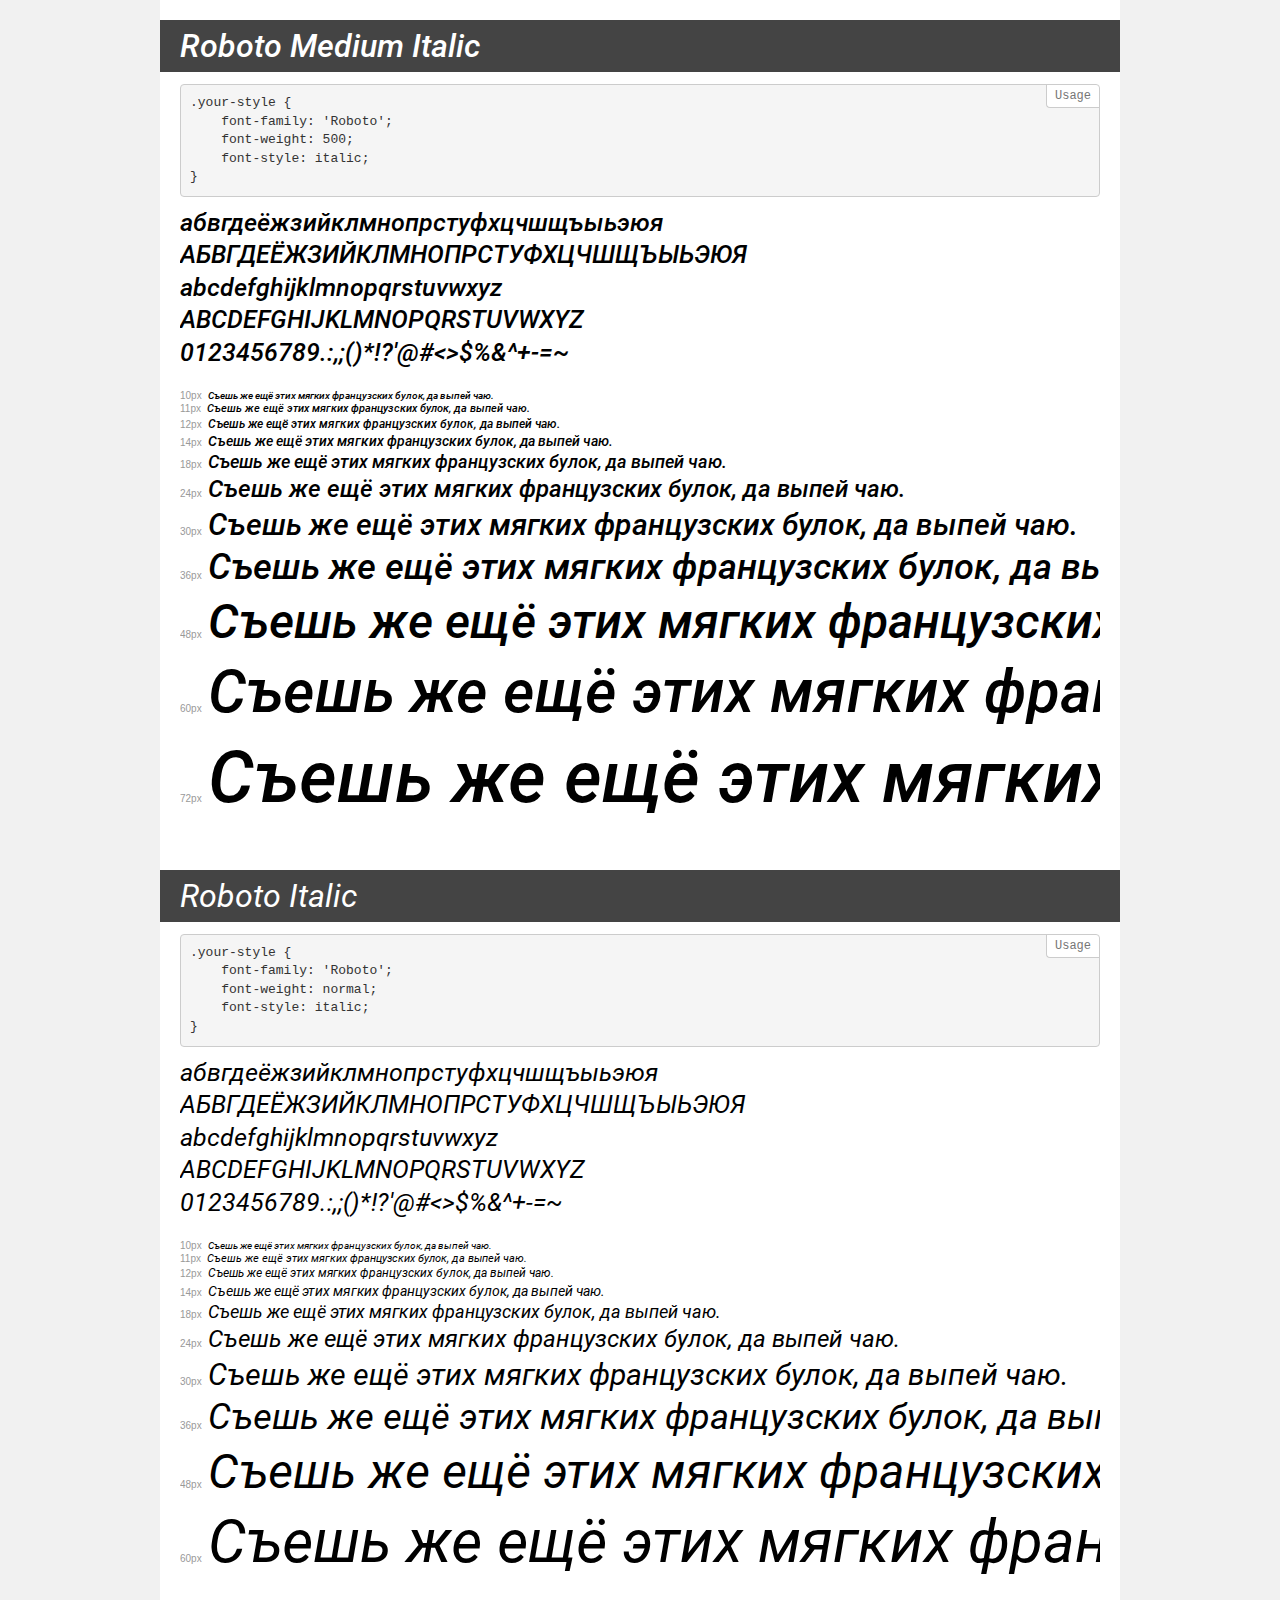
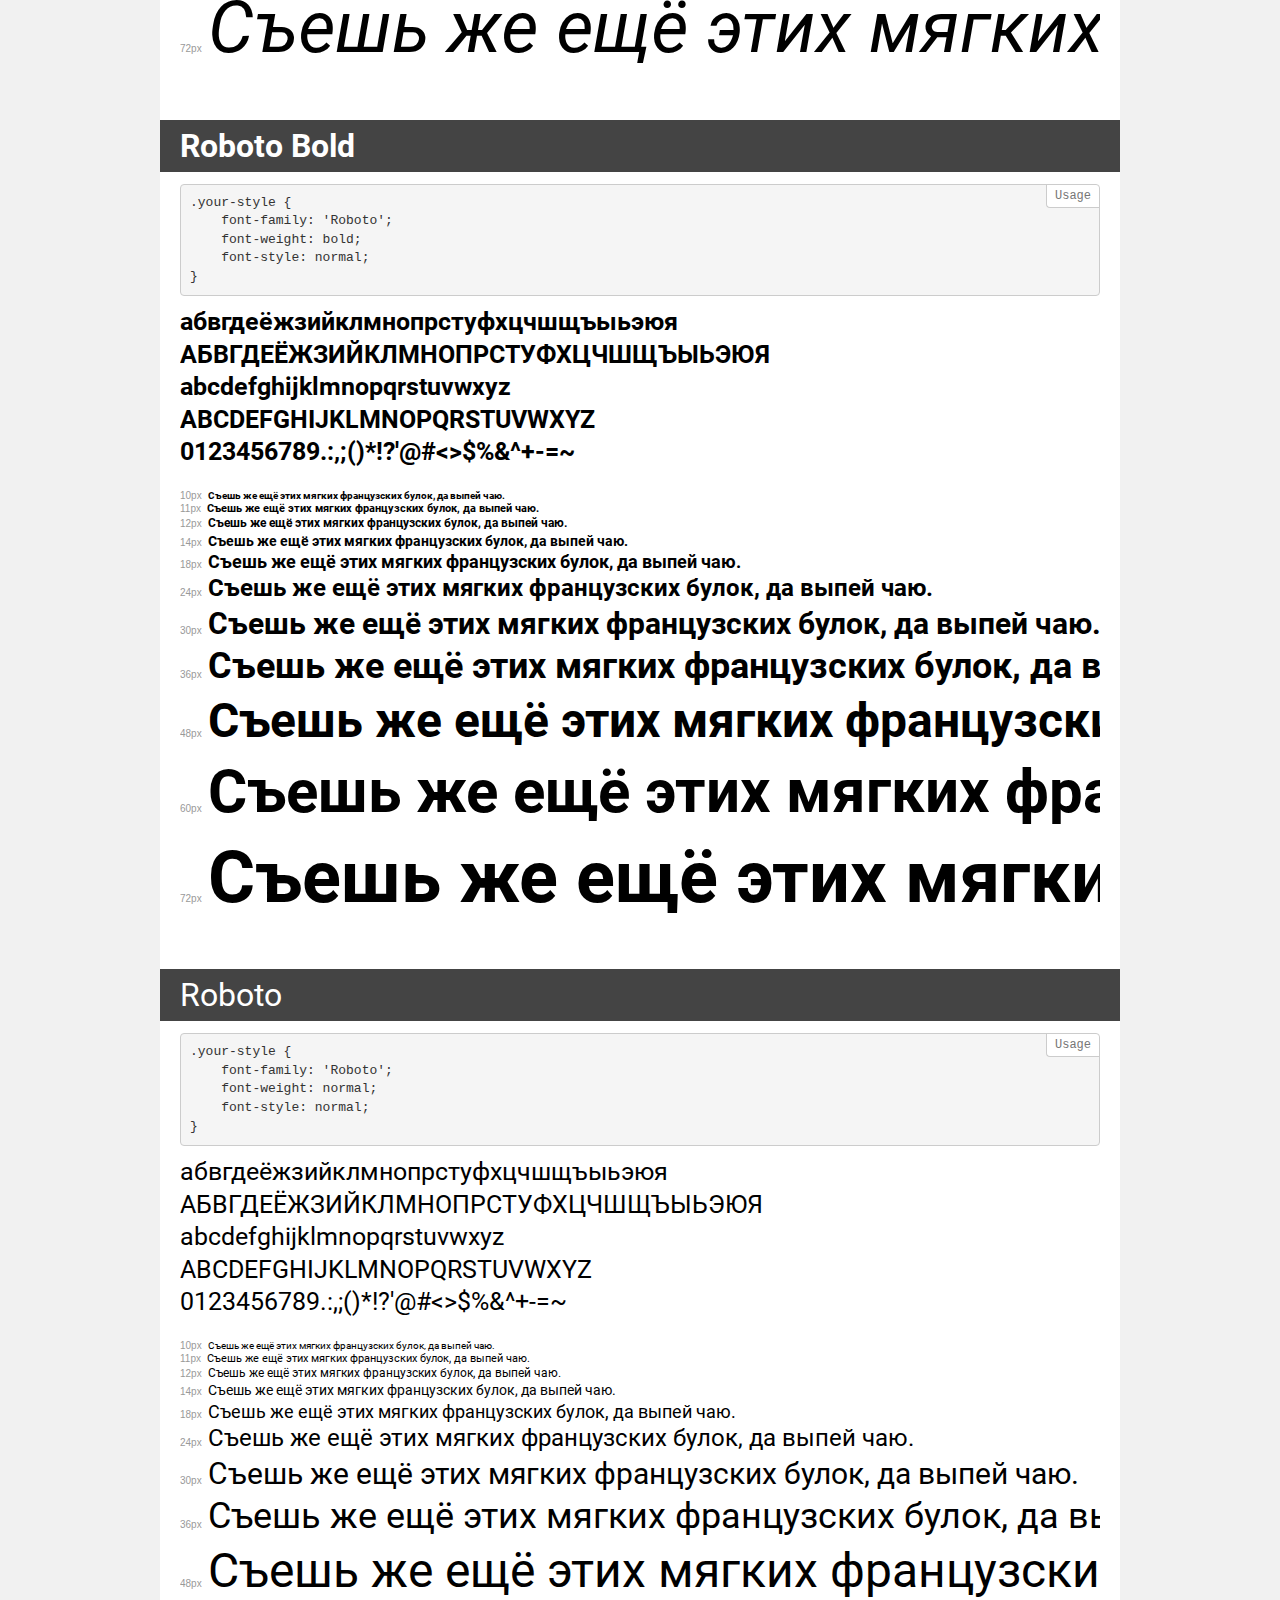
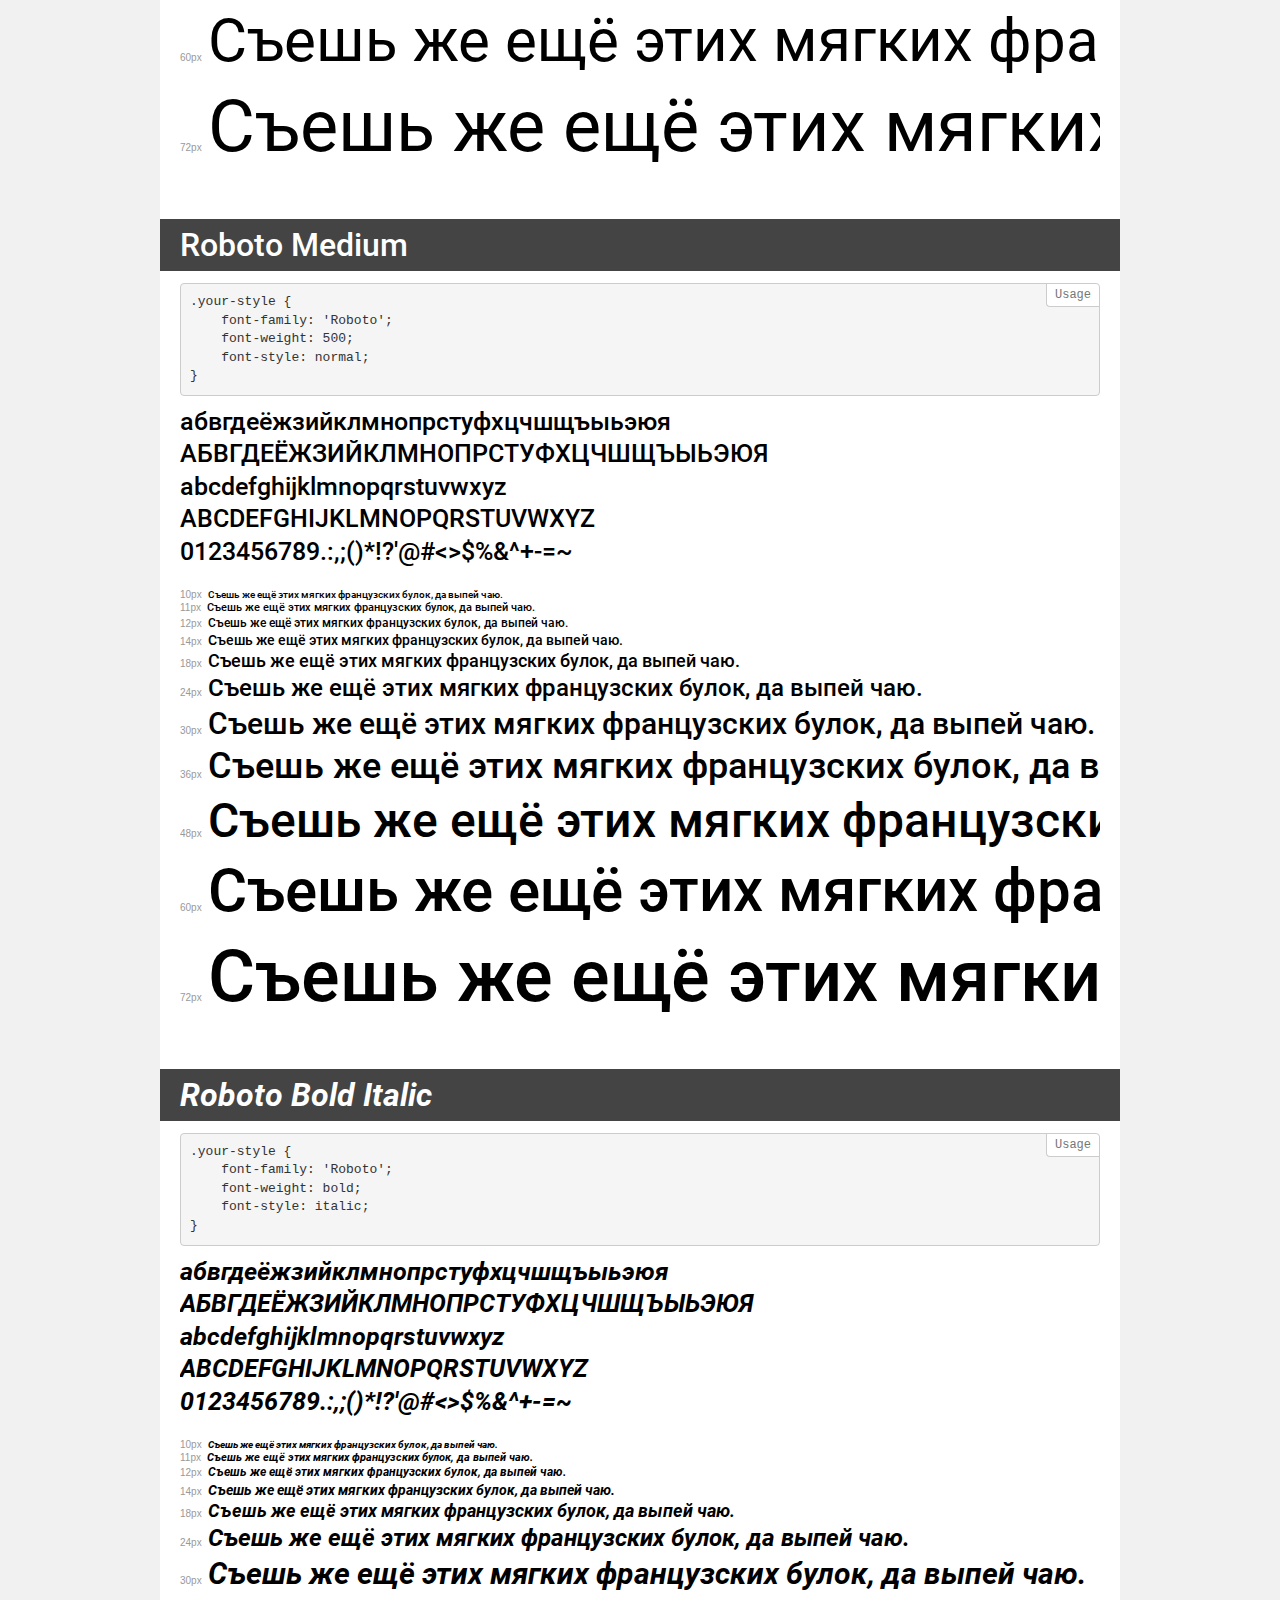
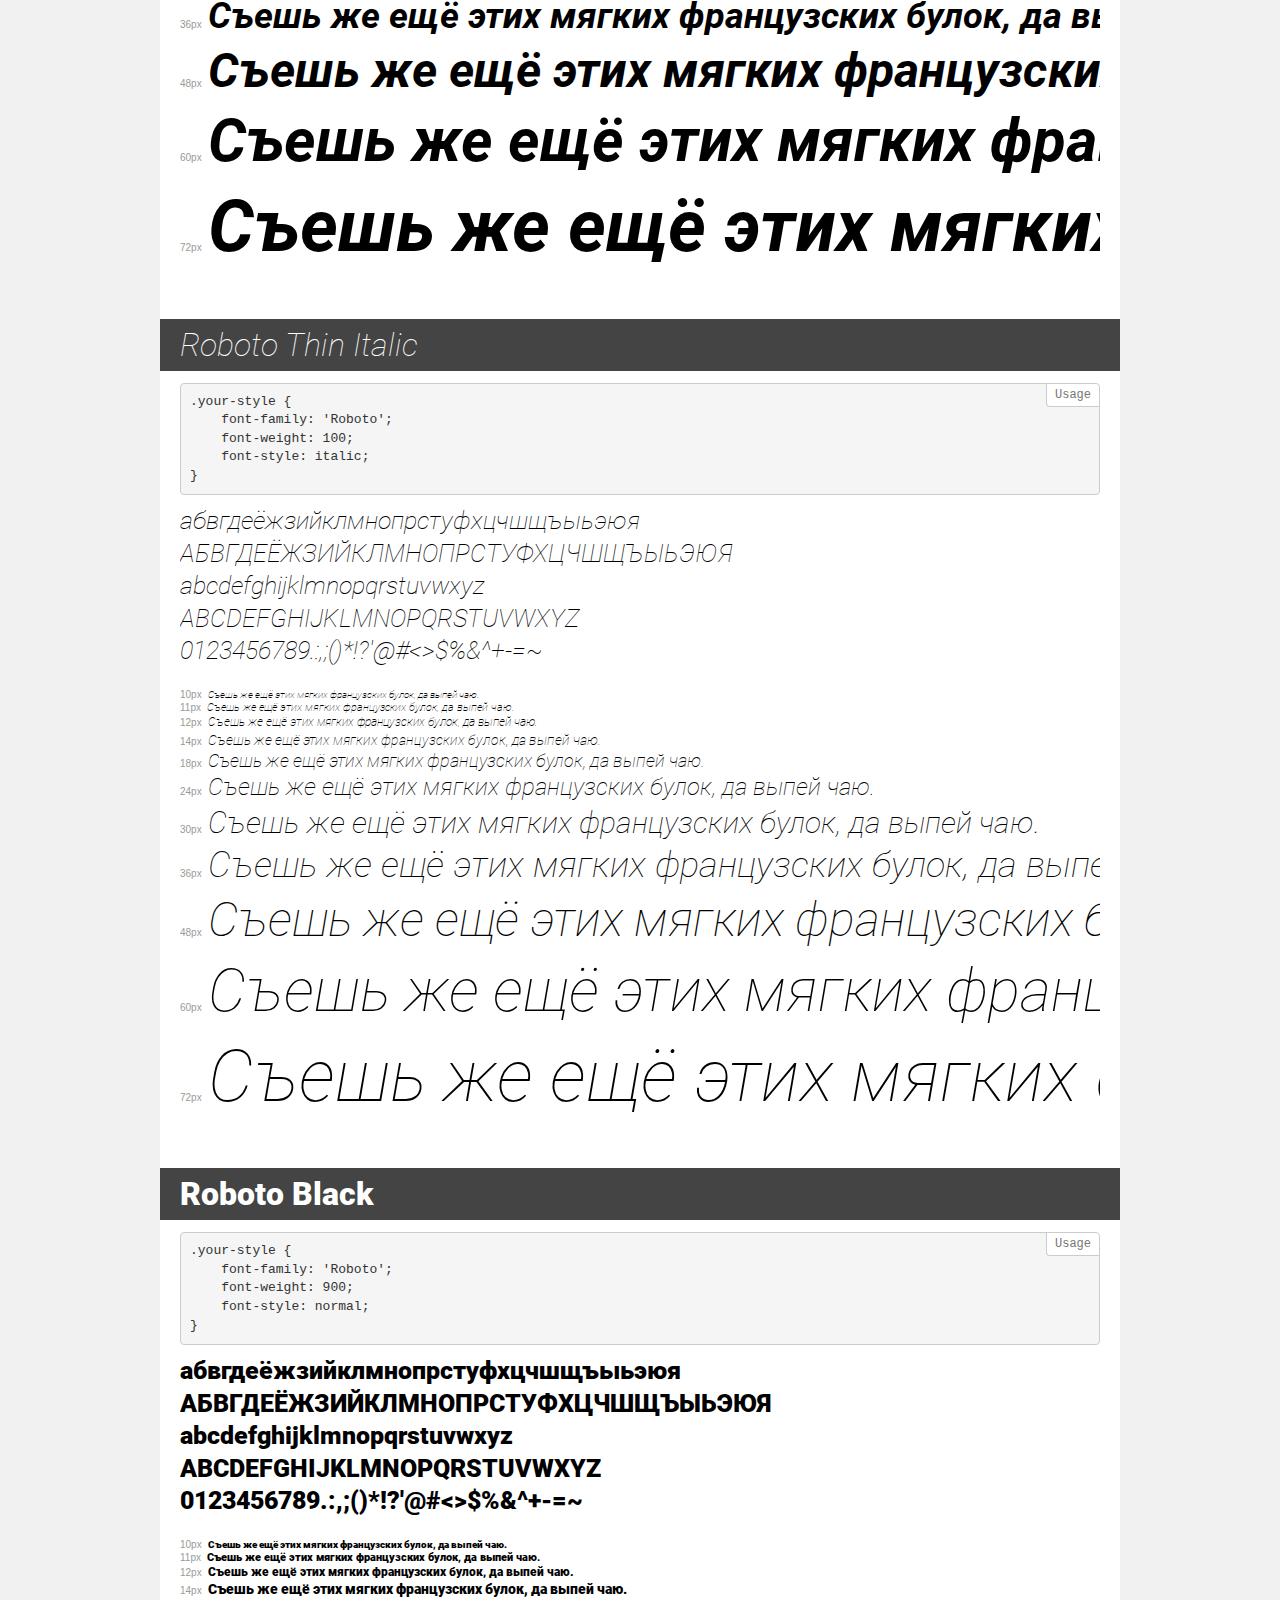
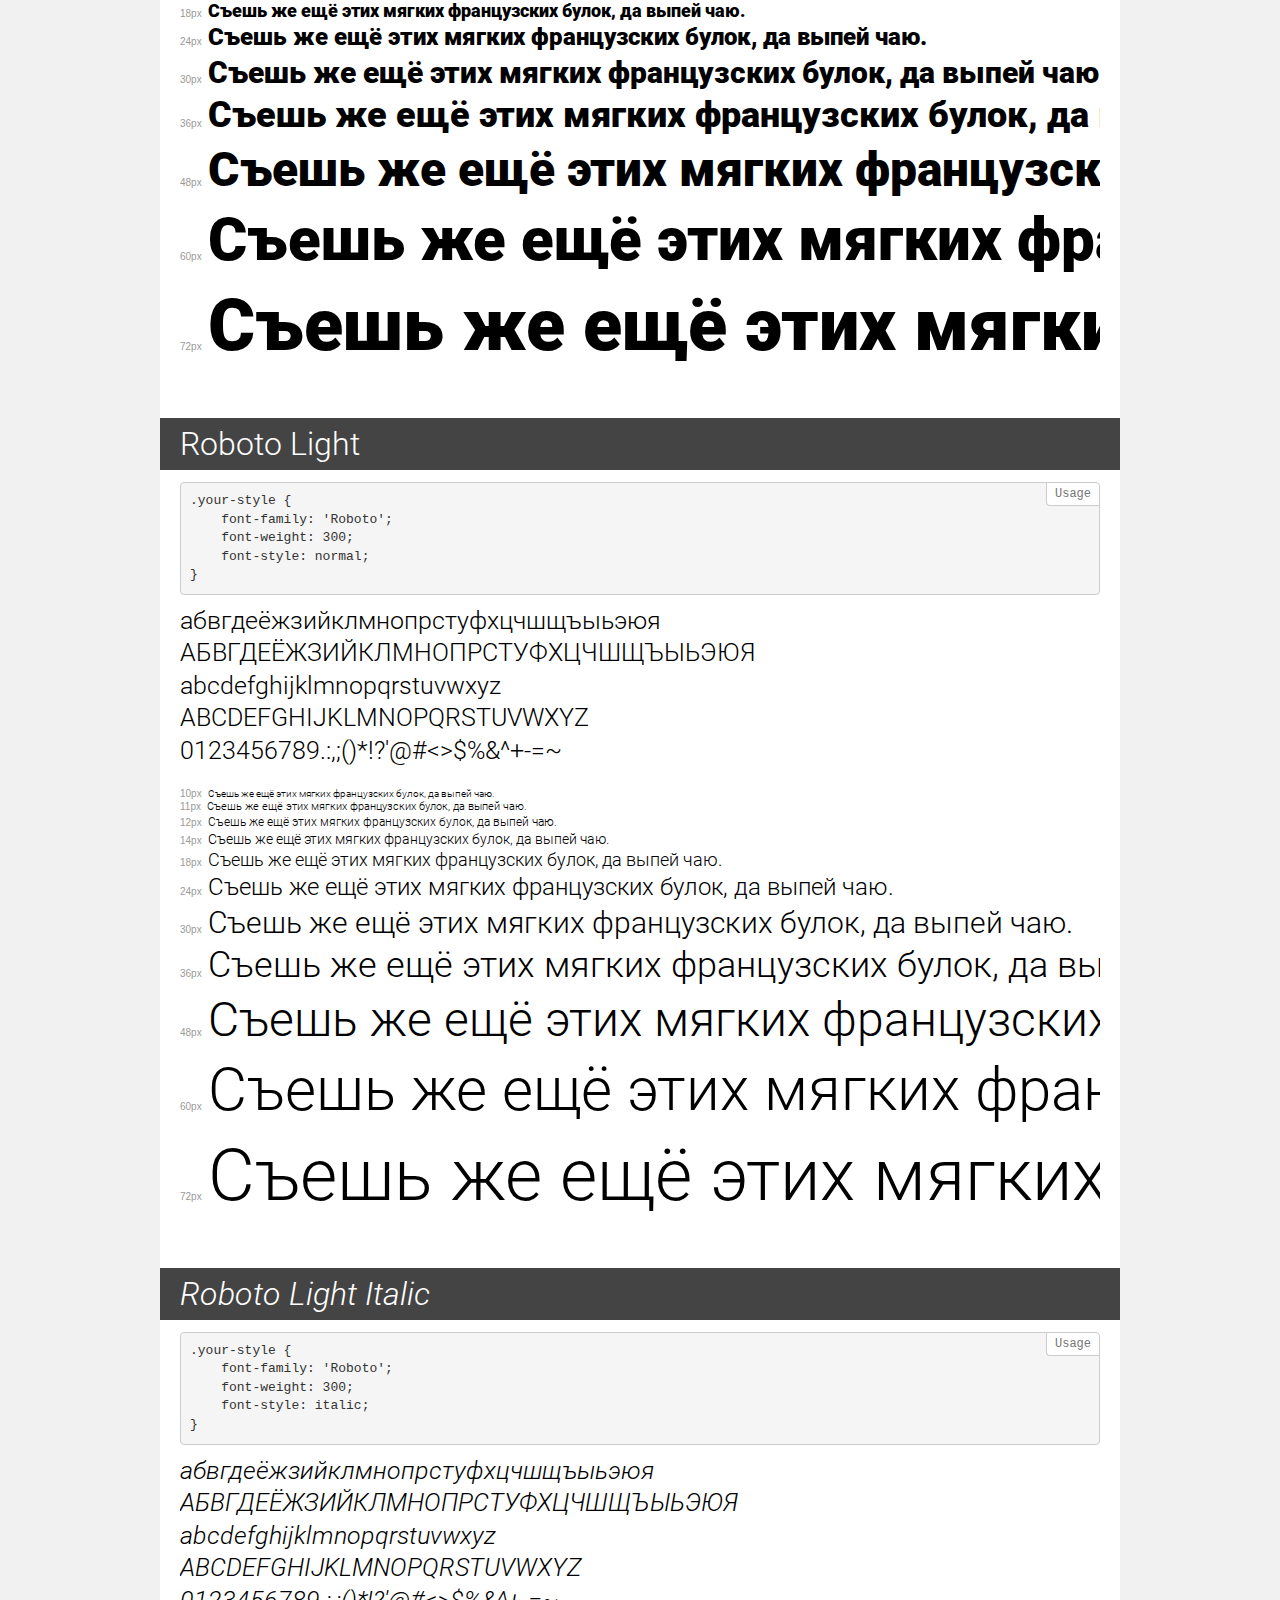
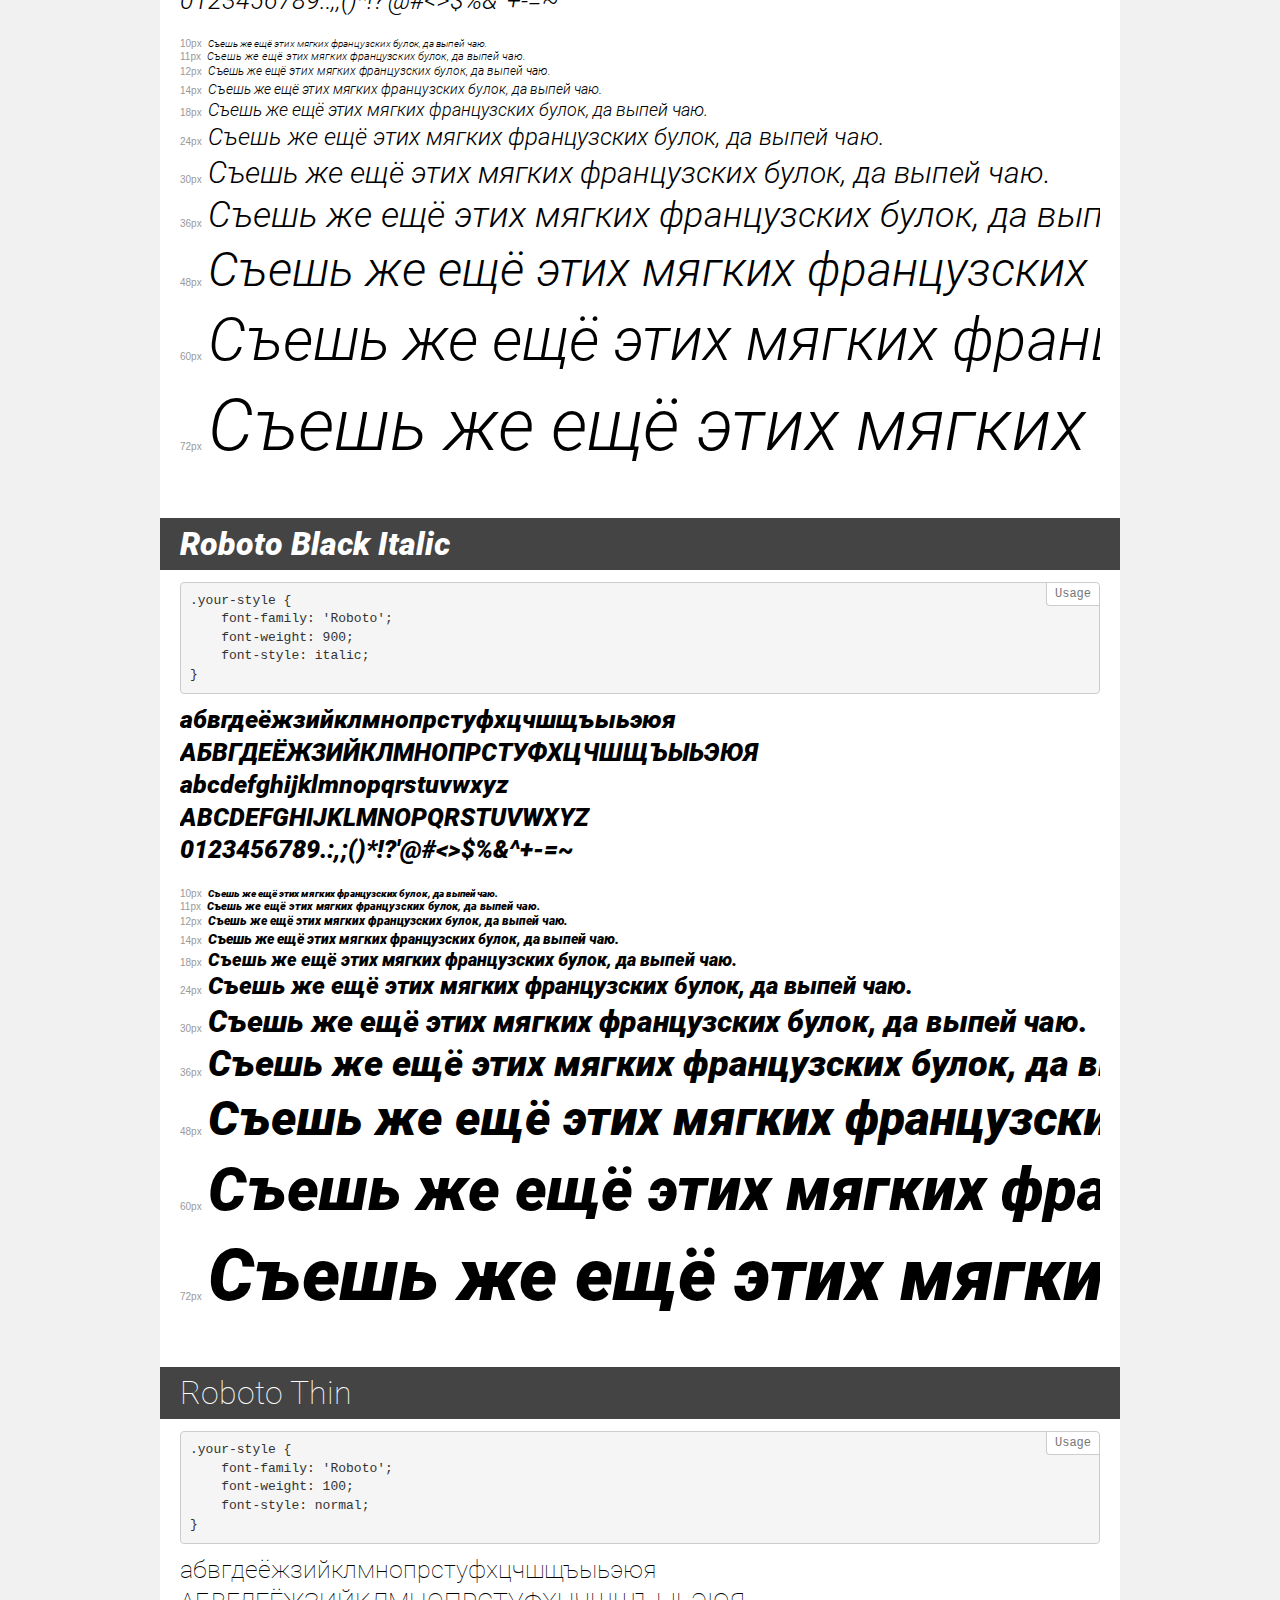
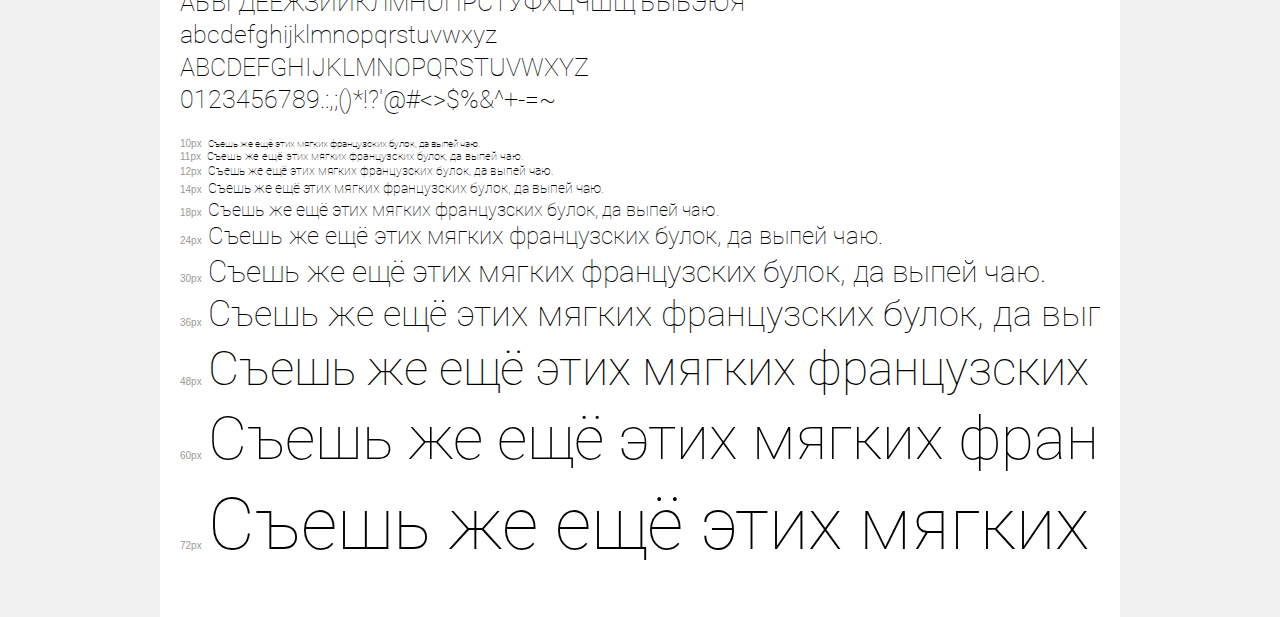
<file: font/Roboto/demo.html>
<!DOCTYPE html>
<html>
<head>
    <meta charset="utf-8">
    <meta http-equiv="X-UA-Compatible" content="IE=edge">
    <meta name="viewport" content="width=device-width, initial-scale=1">
    <meta name="robots" content="noindex, noarchive">
    <title>Transfonter demo</title>
    <link href="stylesheet.css" rel="stylesheet">
    <style>
        /*
        http://meyerweb.com/eric/tools/css/reset/
        v2.0 | 20110126
        License: none (public domain)
        */
        html, body, div, span, applet, object, iframe,
        h1, h2, h3, h4, h5, h6, p, blockquote, pre,
        a, abbr, acronym, address, big, cite, code,
        del, dfn, em, img, ins, kbd, q, s, samp,
        small, strike, strong, sub, sup, tt, var,
        b, u, i, center,
        dl, dt, dd, ol, ul, li,
        fieldset, form, label, legend,
        table, caption, tbody, tfoot, thead, tr, th, td,
        article, aside, canvas, details, embed,
        figure, figcaption, footer, header, hgroup,
        menu, nav, output, ruby, section, summary,
        time, mark, audio, video {
            margin: 0;
            padding: 0;
            border: 0;
            font-size: 100%;
            font: inherit;
            vertical-align: baseline;
        }
        /* HTML5 display-role reset for older browsers */
        article, aside, details, figcaption, figure,
        footer, header, hgroup, menu, nav, section {
            display: block;
        }
        body {
            line-height: 1;
        }
        ol, ul {
            list-style: none;
        }
        blockquote, q {
            quotes: none;
        }
        blockquote:before, blockquote:after,
        q:before, q:after {
            content: '';
            content: none;
        }
        table {
            border-collapse: collapse;
            border-spacing: 0;
        }
        /* common styles */
        body {
            background: #f1f1f1;
            color: #000;
        }
        .page {
            background: #fff;
            width: 920px;
            margin: 0 auto;
            padding: 20px 20px 0 20px;
            overflow: hidden;
        }
        .font-container {
            overflow-x: auto;
            overflow-y: hidden;
            margin-bottom: 40px;
            line-height: 1.3;
            white-space: nowrap;
            padding-bottom: 5px;
        }
        h1 {
            position: relative;
            background: #444;
            font-size: 32px;
            color: #fff;
            padding: 10px 20px;
            margin: 0 -20px 12px -20px;
        }
        .letters {
            font-size: 25px;
            margin-bottom: 20px;
        }
        .s10:before {
            content: '10px';
        }
        .s11:before {
            content: '11px';
        }
        .s12:before {
            content: '12px';
        }
        .s14:before {
            content: '14px';
        }
        .s18:before {
            content: '18px';
        }
        .s24:before {
            content: '24px';
        }
        .s30:before {
            content: '30px';
        }
        .s36:before {
            content: '36px';
        }
        .s48:before {
            content: '48px';
        }
        .s60:before {
            content: '60px';
        }
        .s72:before {
            content: '72px';
        }
        .s10:before, .s11:before, .s12:before, .s14:before,
        .s18:before, .s24:before, .s30:before, .s36:before,
        .s48:before, .s60:before, .s72:before {
            font-family: Arial, sans-serif;
            font-size: 10px;
            font-weight: normal;
            font-style: normal;
            color: #999;
            padding-right: 6px;
        }
        pre {
            display: block;
            position: relative;
            padding: 9px;
            margin: 0 0 10px;
            font-family: Monaco, Menlo, Consolas, "Courier New", monospace !important;
            font-size: 13px;
            line-height: 1.428571429;
            color: #333;
            font-weight: normal !important;
            font-style: normal !important;
            background-color: #f5f5f5;
            border: 1px solid #ccc;
            overflow-x: auto;
            border-radius: 4px;
        }
        pre:after {
            display: block;
            position: absolute;
            right: 0;
            top: 0;
            content: 'Usage';
            line-height: 1;
            padding: 5px 8px;
            font-size: 12px;
            color: #767676;
            background-color: #fff;
            border: 1px solid #ccc;
            border-right: none;
            border-top: none;
            border-radius: 0 4px 0 4px;
            z-index: 10;
        }
        /* responsive */
        @media (max-width: 959px) {
            .page {
                width: auto;
                margin: 0;
            }
        }
    </style>
</head>
<body>
<div class="page">
    <div class="demo" style="font-family: 'Roboto'; font-weight: 500; font-style: italic;">
        <h1>Roboto Medium Italic</h1>
        <pre>.your-style {
    font-family: 'Roboto';
    font-weight: 500;
    font-style: italic;
}</pre>
        <div class="font-container">
            <p class="letters">
                абвгдеёжзийклмнопрстуфхцчшщъыьэюя<br>
АБВГДЕЁЖЗИЙКЛМНОПРСТУФХЦЧШЩЪЫЬЭЮЯ<br>
abcdefghijklmnopqrstuvwxyz<br>
ABCDEFGHIJKLMNOPQRSTUVWXYZ<br>
                0123456789.:,;()*!?'@#<>$%&^+-=~
            </p>
            <p class="s10" style="font-size: 10px;">Съешь же ещё этих мягких французских булок, да выпей чаю.</p>
            <p class="s11" style="font-size: 11px;">Съешь же ещё этих мягких французских булок, да выпей чаю.</p>
            <p class="s12" style="font-size: 12px;">Съешь же ещё этих мягких французских булок, да выпей чаю.</p>
            <p class="s14" style="font-size: 14px;">Съешь же ещё этих мягких французских булок, да выпей чаю.</p>
            <p class="s18" style="font-size: 18px;">Съешь же ещё этих мягких французских булок, да выпей чаю.</p>
            <p class="s24" style="font-size: 24px;">Съешь же ещё этих мягких французских булок, да выпей чаю.</p>
            <p class="s30" style="font-size: 30px;">Съешь же ещё этих мягких французских булок, да выпей чаю.</p>
            <p class="s36" style="font-size: 36px;">Съешь же ещё этих мягких французских булок, да выпей чаю.</p>
            <p class="s48" style="font-size: 48px;">Съешь же ещё этих мягких французских булок, да выпей чаю.</p>
            <p class="s60" style="font-size: 60px;">Съешь же ещё этих мягких французских булок, да выпей чаю.</p>
            <p class="s72" style="font-size: 72px;">Съешь же ещё этих мягких французских булок, да выпей чаю.</p>
        </div>
    </div>
    <div class="demo" style="font-family: 'Roboto'; font-weight: normal; font-style: italic;">
        <h1>Roboto Italic</h1>
        <pre>.your-style {
    font-family: 'Roboto';
    font-weight: normal;
    font-style: italic;
}</pre>
        <div class="font-container">
            <p class="letters">
                абвгдеёжзийклмнопрстуфхцчшщъыьэюя<br>
АБВГДЕЁЖЗИЙКЛМНОПРСТУФХЦЧШЩЪЫЬЭЮЯ<br>
abcdefghijklmnopqrstuvwxyz<br>
ABCDEFGHIJKLMNOPQRSTUVWXYZ<br>
                0123456789.:,;()*!?'@#<>$%&^+-=~
            </p>
            <p class="s10" style="font-size: 10px;">Съешь же ещё этих мягких французских булок, да выпей чаю.</p>
            <p class="s11" style="font-size: 11px;">Съешь же ещё этих мягких французских булок, да выпей чаю.</p>
            <p class="s12" style="font-size: 12px;">Съешь же ещё этих мягких французских булок, да выпей чаю.</p>
            <p class="s14" style="font-size: 14px;">Съешь же ещё этих мягких французских булок, да выпей чаю.</p>
            <p class="s18" style="font-size: 18px;">Съешь же ещё этих мягких французских булок, да выпей чаю.</p>
            <p class="s24" style="font-size: 24px;">Съешь же ещё этих мягких французских булок, да выпей чаю.</p>
            <p class="s30" style="font-size: 30px;">Съешь же ещё этих мягких французских булок, да выпей чаю.</p>
            <p class="s36" style="font-size: 36px;">Съешь же ещё этих мягких французских булок, да выпей чаю.</p>
            <p class="s48" style="font-size: 48px;">Съешь же ещё этих мягких французских булок, да выпей чаю.</p>
            <p class="s60" style="font-size: 60px;">Съешь же ещё этих мягких французских булок, да выпей чаю.</p>
            <p class="s72" style="font-size: 72px;">Съешь же ещё этих мягких французских булок, да выпей чаю.</p>
        </div>
    </div>
    <div class="demo" style="font-family: 'Roboto'; font-weight: bold; font-style: normal;">
        <h1>Roboto Bold</h1>
        <pre>.your-style {
    font-family: 'Roboto';
    font-weight: bold;
    font-style: normal;
}</pre>
        <div class="font-container">
            <p class="letters">
                абвгдеёжзийклмнопрстуфхцчшщъыьэюя<br>
АБВГДЕЁЖЗИЙКЛМНОПРСТУФХЦЧШЩЪЫЬЭЮЯ<br>
abcdefghijklmnopqrstuvwxyz<br>
ABCDEFGHIJKLMNOPQRSTUVWXYZ<br>
                0123456789.:,;()*!?'@#<>$%&^+-=~
            </p>
            <p class="s10" style="font-size: 10px;">Съешь же ещё этих мягких французских булок, да выпей чаю.</p>
            <p class="s11" style="font-size: 11px;">Съешь же ещё этих мягких французских булок, да выпей чаю.</p>
            <p class="s12" style="font-size: 12px;">Съешь же ещё этих мягких французских булок, да выпей чаю.</p>
            <p class="s14" style="font-size: 14px;">Съешь же ещё этих мягких французских булок, да выпей чаю.</p>
            <p class="s18" style="font-size: 18px;">Съешь же ещё этих мягких французских булок, да выпей чаю.</p>
            <p class="s24" style="font-size: 24px;">Съешь же ещё этих мягких французских булок, да выпей чаю.</p>
            <p class="s30" style="font-size: 30px;">Съешь же ещё этих мягких французских булок, да выпей чаю.</p>
            <p class="s36" style="font-size: 36px;">Съешь же ещё этих мягких французских булок, да выпей чаю.</p>
            <p class="s48" style="font-size: 48px;">Съешь же ещё этих мягких французских булок, да выпей чаю.</p>
            <p class="s60" style="font-size: 60px;">Съешь же ещё этих мягких французских булок, да выпей чаю.</p>
            <p class="s72" style="font-size: 72px;">Съешь же ещё этих мягких французских булок, да выпей чаю.</p>
        </div>
    </div>
    <div class="demo" style="font-family: 'Roboto'; font-weight: normal; font-style: normal;">
        <h1>Roboto</h1>
        <pre>.your-style {
    font-family: 'Roboto';
    font-weight: normal;
    font-style: normal;
}</pre>
        <div class="font-container">
            <p class="letters">
                абвгдеёжзийклмнопрстуфхцчшщъыьэюя<br>
АБВГДЕЁЖЗИЙКЛМНОПРСТУФХЦЧШЩЪЫЬЭЮЯ<br>
abcdefghijklmnopqrstuvwxyz<br>
ABCDEFGHIJKLMNOPQRSTUVWXYZ<br>
                0123456789.:,;()*!?'@#<>$%&^+-=~
            </p>
            <p class="s10" style="font-size: 10px;">Съешь же ещё этих мягких французских булок, да выпей чаю.</p>
            <p class="s11" style="font-size: 11px;">Съешь же ещё этих мягких французских булок, да выпей чаю.</p>
            <p class="s12" style="font-size: 12px;">Съешь же ещё этих мягких французских булок, да выпей чаю.</p>
            <p class="s14" style="font-size: 14px;">Съешь же ещё этих мягких французских булок, да выпей чаю.</p>
            <p class="s18" style="font-size: 18px;">Съешь же ещё этих мягких французских булок, да выпей чаю.</p>
            <p class="s24" style="font-size: 24px;">Съешь же ещё этих мягких французских булок, да выпей чаю.</p>
            <p class="s30" style="font-size: 30px;">Съешь же ещё этих мягких французских булок, да выпей чаю.</p>
            <p class="s36" style="font-size: 36px;">Съешь же ещё этих мягких французских булок, да выпей чаю.</p>
            <p class="s48" style="font-size: 48px;">Съешь же ещё этих мягких французских булок, да выпей чаю.</p>
            <p class="s60" style="font-size: 60px;">Съешь же ещё этих мягких французских булок, да выпей чаю.</p>
            <p class="s72" style="font-size: 72px;">Съешь же ещё этих мягких французских булок, да выпей чаю.</p>
        </div>
    </div>
    <div class="demo" style="font-family: 'Roboto'; font-weight: 500; font-style: normal;">
        <h1>Roboto Medium</h1>
        <pre>.your-style {
    font-family: 'Roboto';
    font-weight: 500;
    font-style: normal;
}</pre>
        <div class="font-container">
            <p class="letters">
                абвгдеёжзийклмнопрстуфхцчшщъыьэюя<br>
АБВГДЕЁЖЗИЙКЛМНОПРСТУФХЦЧШЩЪЫЬЭЮЯ<br>
abcdefghijklmnopqrstuvwxyz<br>
ABCDEFGHIJKLMNOPQRSTUVWXYZ<br>
                0123456789.:,;()*!?'@#<>$%&^+-=~
            </p>
            <p class="s10" style="font-size: 10px;">Съешь же ещё этих мягких французских булок, да выпей чаю.</p>
            <p class="s11" style="font-size: 11px;">Съешь же ещё этих мягких французских булок, да выпей чаю.</p>
            <p class="s12" style="font-size: 12px;">Съешь же ещё этих мягких французских булок, да выпей чаю.</p>
            <p class="s14" style="font-size: 14px;">Съешь же ещё этих мягких французских булок, да выпей чаю.</p>
            <p class="s18" style="font-size: 18px;">Съешь же ещё этих мягких французских булок, да выпей чаю.</p>
            <p class="s24" style="font-size: 24px;">Съешь же ещё этих мягких французских булок, да выпей чаю.</p>
            <p class="s30" style="font-size: 30px;">Съешь же ещё этих мягких французских булок, да выпей чаю.</p>
            <p class="s36" style="font-size: 36px;">Съешь же ещё этих мягких французских булок, да выпей чаю.</p>
            <p class="s48" style="font-size: 48px;">Съешь же ещё этих мягких французских булок, да выпей чаю.</p>
            <p class="s60" style="font-size: 60px;">Съешь же ещё этих мягких французских булок, да выпей чаю.</p>
            <p class="s72" style="font-size: 72px;">Съешь же ещё этих мягких французских булок, да выпей чаю.</p>
        </div>
    </div>
    <div class="demo" style="font-family: 'Roboto'; font-weight: bold; font-style: italic;">
        <h1>Roboto Bold Italic</h1>
        <pre>.your-style {
    font-family: 'Roboto';
    font-weight: bold;
    font-style: italic;
}</pre>
        <div class="font-container">
            <p class="letters">
                абвгдеёжзийклмнопрстуфхцчшщъыьэюя<br>
АБВГДЕЁЖЗИЙКЛМНОПРСТУФХЦЧШЩЪЫЬЭЮЯ<br>
abcdefghijklmnopqrstuvwxyz<br>
ABCDEFGHIJKLMNOPQRSTUVWXYZ<br>
                0123456789.:,;()*!?'@#<>$%&^+-=~
            </p>
            <p class="s10" style="font-size: 10px;">Съешь же ещё этих мягких французских булок, да выпей чаю.</p>
            <p class="s11" style="font-size: 11px;">Съешь же ещё этих мягких французских булок, да выпей чаю.</p>
            <p class="s12" style="font-size: 12px;">Съешь же ещё этих мягких французских булок, да выпей чаю.</p>
            <p class="s14" style="font-size: 14px;">Съешь же ещё этих мягких французских булок, да выпей чаю.</p>
            <p class="s18" style="font-size: 18px;">Съешь же ещё этих мягких французских булок, да выпей чаю.</p>
            <p class="s24" style="font-size: 24px;">Съешь же ещё этих мягких французских булок, да выпей чаю.</p>
            <p class="s30" style="font-size: 30px;">Съешь же ещё этих мягких французских булок, да выпей чаю.</p>
            <p class="s36" style="font-size: 36px;">Съешь же ещё этих мягких французских булок, да выпей чаю.</p>
            <p class="s48" style="font-size: 48px;">Съешь же ещё этих мягких французских булок, да выпей чаю.</p>
            <p class="s60" style="font-size: 60px;">Съешь же ещё этих мягких французских булок, да выпей чаю.</p>
            <p class="s72" style="font-size: 72px;">Съешь же ещё этих мягких французских булок, да выпей чаю.</p>
        </div>
    </div>
    <div class="demo" style="font-family: 'Roboto'; font-weight: 100; font-style: italic;">
        <h1>Roboto Thin Italic</h1>
        <pre>.your-style {
    font-family: 'Roboto';
    font-weight: 100;
    font-style: italic;
}</pre>
        <div class="font-container">
            <p class="letters">
                абвгдеёжзийклмнопрстуфхцчшщъыьэюя<br>
АБВГДЕЁЖЗИЙКЛМНОПРСТУФХЦЧШЩЪЫЬЭЮЯ<br>
abcdefghijklmnopqrstuvwxyz<br>
ABCDEFGHIJKLMNOPQRSTUVWXYZ<br>
                0123456789.:,;()*!?'@#<>$%&^+-=~
            </p>
            <p class="s10" style="font-size: 10px;">Съешь же ещё этих мягких французских булок, да выпей чаю.</p>
            <p class="s11" style="font-size: 11px;">Съешь же ещё этих мягких французских булок, да выпей чаю.</p>
            <p class="s12" style="font-size: 12px;">Съешь же ещё этих мягких французских булок, да выпей чаю.</p>
            <p class="s14" style="font-size: 14px;">Съешь же ещё этих мягких французских булок, да выпей чаю.</p>
            <p class="s18" style="font-size: 18px;">Съешь же ещё этих мягких французских булок, да выпей чаю.</p>
            <p class="s24" style="font-size: 24px;">Съешь же ещё этих мягких французских булок, да выпей чаю.</p>
            <p class="s30" style="font-size: 30px;">Съешь же ещё этих мягких французских булок, да выпей чаю.</p>
            <p class="s36" style="font-size: 36px;">Съешь же ещё этих мягких французских булок, да выпей чаю.</p>
            <p class="s48" style="font-size: 48px;">Съешь же ещё этих мягких французских булок, да выпей чаю.</p>
            <p class="s60" style="font-size: 60px;">Съешь же ещё этих мягких французских булок, да выпей чаю.</p>
            <p class="s72" style="font-size: 72px;">Съешь же ещё этих мягких французских булок, да выпей чаю.</p>
        </div>
    </div>
    <div class="demo" style="font-family: 'Roboto'; font-weight: 900; font-style: normal;">
        <h1>Roboto Black</h1>
        <pre>.your-style {
    font-family: 'Roboto';
    font-weight: 900;
    font-style: normal;
}</pre>
        <div class="font-container">
            <p class="letters">
                абвгдеёжзийклмнопрстуфхцчшщъыьэюя<br>
АБВГДЕЁЖЗИЙКЛМНОПРСТУФХЦЧШЩЪЫЬЭЮЯ<br>
abcdefghijklmnopqrstuvwxyz<br>
ABCDEFGHIJKLMNOPQRSTUVWXYZ<br>
                0123456789.:,;()*!?'@#<>$%&^+-=~
            </p>
            <p class="s10" style="font-size: 10px;">Съешь же ещё этих мягких французских булок, да выпей чаю.</p>
            <p class="s11" style="font-size: 11px;">Съешь же ещё этих мягких французских булок, да выпей чаю.</p>
            <p class="s12" style="font-size: 12px;">Съешь же ещё этих мягких французских булок, да выпей чаю.</p>
            <p class="s14" style="font-size: 14px;">Съешь же ещё этих мягких французских булок, да выпей чаю.</p>
            <p class="s18" style="font-size: 18px;">Съешь же ещё этих мягких французских булок, да выпей чаю.</p>
            <p class="s24" style="font-size: 24px;">Съешь же ещё этих мягких французских булок, да выпей чаю.</p>
            <p class="s30" style="font-size: 30px;">Съешь же ещё этих мягких французских булок, да выпей чаю.</p>
            <p class="s36" style="font-size: 36px;">Съешь же ещё этих мягких французских булок, да выпей чаю.</p>
            <p class="s48" style="font-size: 48px;">Съешь же ещё этих мягких французских булок, да выпей чаю.</p>
            <p class="s60" style="font-size: 60px;">Съешь же ещё этих мягких французских булок, да выпей чаю.</p>
            <p class="s72" style="font-size: 72px;">Съешь же ещё этих мягких французских булок, да выпей чаю.</p>
        </div>
    </div>
    <div class="demo" style="font-family: 'Roboto'; font-weight: 300; font-style: normal;">
        <h1>Roboto Light</h1>
        <pre>.your-style {
    font-family: 'Roboto';
    font-weight: 300;
    font-style: normal;
}</pre>
        <div class="font-container">
            <p class="letters">
                абвгдеёжзийклмнопрстуфхцчшщъыьэюя<br>
АБВГДЕЁЖЗИЙКЛМНОПРСТУФХЦЧШЩЪЫЬЭЮЯ<br>
abcdefghijklmnopqrstuvwxyz<br>
ABCDEFGHIJKLMNOPQRSTUVWXYZ<br>
                0123456789.:,;()*!?'@#<>$%&^+-=~
            </p>
            <p class="s10" style="font-size: 10px;">Съешь же ещё этих мягких французских булок, да выпей чаю.</p>
            <p class="s11" style="font-size: 11px;">Съешь же ещё этих мягких французских булок, да выпей чаю.</p>
            <p class="s12" style="font-size: 12px;">Съешь же ещё этих мягких французских булок, да выпей чаю.</p>
            <p class="s14" style="font-size: 14px;">Съешь же ещё этих мягких французских булок, да выпей чаю.</p>
            <p class="s18" style="font-size: 18px;">Съешь же ещё этих мягких французских булок, да выпей чаю.</p>
            <p class="s24" style="font-size: 24px;">Съешь же ещё этих мягких французских булок, да выпей чаю.</p>
            <p class="s30" style="font-size: 30px;">Съешь же ещё этих мягких французских булок, да выпей чаю.</p>
            <p class="s36" style="font-size: 36px;">Съешь же ещё этих мягких французских булок, да выпей чаю.</p>
            <p class="s48" style="font-size: 48px;">Съешь же ещё этих мягких французских булок, да выпей чаю.</p>
            <p class="s60" style="font-size: 60px;">Съешь же ещё этих мягких французских булок, да выпей чаю.</p>
            <p class="s72" style="font-size: 72px;">Съешь же ещё этих мягких французских булок, да выпей чаю.</p>
        </div>
    </div>
    <div class="demo" style="font-family: 'Roboto'; font-weight: 300; font-style: italic;">
        <h1>Roboto Light Italic</h1>
        <pre>.your-style {
    font-family: 'Roboto';
    font-weight: 300;
    font-style: italic;
}</pre>
        <div class="font-container">
            <p class="letters">
                абвгдеёжзийклмнопрстуфхцчшщъыьэюя<br>
АБВГДЕЁЖЗИЙКЛМНОПРСТУФХЦЧШЩЪЫЬЭЮЯ<br>
abcdefghijklmnopqrstuvwxyz<br>
ABCDEFGHIJKLMNOPQRSTUVWXYZ<br>
                0123456789.:,;()*!?'@#<>$%&^+-=~
            </p>
            <p class="s10" style="font-size: 10px;">Съешь же ещё этих мягких французских булок, да выпей чаю.</p>
            <p class="s11" style="font-size: 11px;">Съешь же ещё этих мягких французских булок, да выпей чаю.</p>
            <p class="s12" style="font-size: 12px;">Съешь же ещё этих мягких французских булок, да выпей чаю.</p>
            <p class="s14" style="font-size: 14px;">Съешь же ещё этих мягких французских булок, да выпей чаю.</p>
            <p class="s18" style="font-size: 18px;">Съешь же ещё этих мягких французских булок, да выпей чаю.</p>
            <p class="s24" style="font-size: 24px;">Съешь же ещё этих мягких французских булок, да выпей чаю.</p>
            <p class="s30" style="font-size: 30px;">Съешь же ещё этих мягких французских булок, да выпей чаю.</p>
            <p class="s36" style="font-size: 36px;">Съешь же ещё этих мягких французских булок, да выпей чаю.</p>
            <p class="s48" style="font-size: 48px;">Съешь же ещё этих мягких французских булок, да выпей чаю.</p>
            <p class="s60" style="font-size: 60px;">Съешь же ещё этих мягких французских булок, да выпей чаю.</p>
            <p class="s72" style="font-size: 72px;">Съешь же ещё этих мягких французских булок, да выпей чаю.</p>
        </div>
    </div>
    <div class="demo" style="font-family: 'Roboto'; font-weight: 900; font-style: italic;">
        <h1>Roboto Black Italic</h1>
        <pre>.your-style {
    font-family: 'Roboto';
    font-weight: 900;
    font-style: italic;
}</pre>
        <div class="font-container">
            <p class="letters">
                абвгдеёжзийклмнопрстуфхцчшщъыьэюя<br>
АБВГДЕЁЖЗИЙКЛМНОПРСТУФХЦЧШЩЪЫЬЭЮЯ<br>
abcdefghijklmnopqrstuvwxyz<br>
ABCDEFGHIJKLMNOPQRSTUVWXYZ<br>
                0123456789.:,;()*!?'@#<>$%&^+-=~
            </p>
            <p class="s10" style="font-size: 10px;">Съешь же ещё этих мягких французских булок, да выпей чаю.</p>
            <p class="s11" style="font-size: 11px;">Съешь же ещё этих мягких французских булок, да выпей чаю.</p>
            <p class="s12" style="font-size: 12px;">Съешь же ещё этих мягких французских булок, да выпей чаю.</p>
            <p class="s14" style="font-size: 14px;">Съешь же ещё этих мягких французских булок, да выпей чаю.</p>
            <p class="s18" style="font-size: 18px;">Съешь же ещё этих мягких французских булок, да выпей чаю.</p>
            <p class="s24" style="font-size: 24px;">Съешь же ещё этих мягких французских булок, да выпей чаю.</p>
            <p class="s30" style="font-size: 30px;">Съешь же ещё этих мягких французских булок, да выпей чаю.</p>
            <p class="s36" style="font-size: 36px;">Съешь же ещё этих мягких французских булок, да выпей чаю.</p>
            <p class="s48" style="font-size: 48px;">Съешь же ещё этих мягких французских булок, да выпей чаю.</p>
            <p class="s60" style="font-size: 60px;">Съешь же ещё этих мягких французских булок, да выпей чаю.</p>
            <p class="s72" style="font-size: 72px;">Съешь же ещё этих мягких французских булок, да выпей чаю.</p>
        </div>
    </div>
    <div class="demo" style="font-family: 'Roboto'; font-weight: 100; font-style: normal;">
        <h1>Roboto Thin</h1>
        <pre>.your-style {
    font-family: 'Roboto';
    font-weight: 100;
    font-style: normal;
}</pre>
        <div class="font-container">
            <p class="letters">
                абвгдеёжзийклмнопрстуфхцчшщъыьэюя<br>
АБВГДЕЁЖЗИЙКЛМНОПРСТУФХЦЧШЩЪЫЬЭЮЯ<br>
abcdefghijklmnopqrstuvwxyz<br>
ABCDEFGHIJKLMNOPQRSTUVWXYZ<br>
                0123456789.:,;()*!?'@#<>$%&^+-=~
            </p>
            <p class="s10" style="font-size: 10px;">Съешь же ещё этих мягких французских булок, да выпей чаю.</p>
            <p class="s11" style="font-size: 11px;">Съешь же ещё этих мягких французских булок, да выпей чаю.</p>
            <p class="s12" style="font-size: 12px;">Съешь же ещё этих мягких французских булок, да выпей чаю.</p>
            <p class="s14" style="font-size: 14px;">Съешь же ещё этих мягких французских булок, да выпей чаю.</p>
            <p class="s18" style="font-size: 18px;">Съешь же ещё этих мягких французских булок, да выпей чаю.</p>
            <p class="s24" style="font-size: 24px;">Съешь же ещё этих мягких французских булок, да выпей чаю.</p>
            <p class="s30" style="font-size: 30px;">Съешь же ещё этих мягких французских булок, да выпей чаю.</p>
            <p class="s36" style="font-size: 36px;">Съешь же ещё этих мягких французских булок, да выпей чаю.</p>
            <p class="s48" style="font-size: 48px;">Съешь же ещё этих мягких французских булок, да выпей чаю.</p>
            <p class="s60" style="font-size: 60px;">Съешь же ещё этих мягких французских булок, да выпей чаю.</p>
            <p class="s72" style="font-size: 72px;">Съешь же ещё этих мягких французских булок, да выпей чаю.</p>
        </div>
    </div>
</div>
</body>
</html>
</file>
<file: font/Roboto/stylesheet.css>
/* This stylesheet generated by Transfonter (https://transfonter.org) on February 25, 2018 4:00 PM */

@font-face {
    font-family: 'Roboto';
    src: url('Roboto-MediumItalic.eot');
    src: local('Roboto Medium Italic'), local('Roboto-MediumItalic'),
        url('Roboto-MediumItalic.eot?#iefix') format('embedded-opentype'),
        url('Roboto-MediumItalic.woff') format('woff'),
        url('Roboto-MediumItalic.ttf') format('truetype');
    font-weight: 500;
    font-style: italic;
}

@font-face {
    font-family: 'Roboto';
    src: url('Roboto-Italic.eot');
    src: local('Roboto Italic'), local('Roboto-Italic'),
        url('Roboto-Italic.eot?#iefix') format('embedded-opentype'),
        url('Roboto-Italic.woff') format('woff'),
        url('Roboto-Italic.ttf') format('truetype');
    font-weight: normal;
    font-style: italic;
}

@font-face {
    font-family: 'Roboto';
    src: url('Roboto-Bold.eot');
    src: local('Roboto Bold'), local('Roboto-Bold'),
        url('Roboto-Bold.eot?#iefix') format('embedded-opentype'),
        url('Roboto-Bold.woff') format('woff'),
        url('Roboto-Bold.ttf') format('truetype');
    font-weight: bold;
    font-style: normal;
}

@font-face {
    font-family: 'Roboto';
    src: url('Roboto-Regular.eot');
    src: local('Roboto'), local('Roboto-Regular'),
        url('Roboto-Regular.eot?#iefix') format('embedded-opentype'),
        url('Roboto-Regular.woff') format('woff'),
        url('Roboto-Regular.ttf') format('truetype');
    font-weight: normal;
    font-style: normal;
}

@font-face {
    font-family: 'Roboto';
    src: url('Roboto-Medium.eot');
    src: local('Roboto Medium'), local('Roboto-Medium'),
        url('Roboto-Medium.eot?#iefix') format('embedded-opentype'),
        url('Roboto-Medium.woff') format('woff'),
        url('Roboto-Medium.ttf') format('truetype');
    font-weight: 500;
    font-style: normal;
}

@font-face {
    font-family: 'Roboto';
    src: url('Roboto-BoldItalic.eot');
    src: local('Roboto Bold Italic'), local('Roboto-BoldItalic'),
        url('Roboto-BoldItalic.eot?#iefix') format('embedded-opentype'),
        url('Roboto-BoldItalic.woff') format('woff'),
        url('Roboto-BoldItalic.ttf') format('truetype');
    font-weight: bold;
    font-style: italic;
}

@font-face {
    font-family: 'Roboto';
    src: url('Roboto-ThinItalic.eot');
    src: local('Roboto Thin Italic'), local('Roboto-ThinItalic'),
        url('Roboto-ThinItalic.eot?#iefix') format('embedded-opentype'),
        url('Roboto-ThinItalic.woff') format('woff'),
        url('Roboto-ThinItalic.ttf') format('truetype');
    font-weight: 100;
    font-style: italic;
}

@font-face {
    font-family: 'Roboto';
    src: url('Roboto-Black.eot');
    src: local('Roboto Black'), local('Roboto-Black'),
        url('Roboto-Black.eot?#iefix') format('embedded-opentype'),
        url('Roboto-Black.woff') format('woff'),
        url('Roboto-Black.ttf') format('truetype');
    font-weight: 900;
    font-style: normal;
}

@font-face {
    font-family: 'Roboto';
    src: url('Roboto-Light.eot');
    src: local('Roboto Light'), local('Roboto-Light'),
        url('Roboto-Light.eot?#iefix') format('embedded-opentype'),
        url('Roboto-Light.woff') format('woff'),
        url('Roboto-Light.ttf') format('truetype');
    font-weight: 300;
    font-style: normal;
}

@font-face {
    font-family: 'Roboto';
    src: url('Roboto-LightItalic.eot');
    src: local('Roboto Light Italic'), local('Roboto-LightItalic'),
        url('Roboto-LightItalic.eot?#iefix') format('embedded-opentype'),
        url('Roboto-LightItalic.woff') format('woff'),
        url('Roboto-LightItalic.ttf') format('truetype');
    font-weight: 300;
    font-style: italic;
}

@font-face {
    font-family: 'Roboto';
    src: url('Roboto-BlackItalic.eot');
    src: local('Roboto Black Italic'), local('Roboto-BlackItalic'),
        url('Roboto-BlackItalic.eot?#iefix') format('embedded-opentype'),
        url('Roboto-BlackItalic.woff') format('woff'),
        url('Roboto-BlackItalic.ttf') format('truetype');
    font-weight: 900;
    font-style: italic;
}

@font-face {
    font-family: 'Roboto';
    src: url('Roboto-Thin.eot');
    src: local('Roboto Thin'), local('Roboto-Thin'),
        url('Roboto-Thin.eot?#iefix') format('embedded-opentype'),
        url('Roboto-Thin.woff') format('woff'),
        url('Roboto-Thin.ttf') format('truetype');
    font-weight: 100;
    font-style: normal;
}
</file>
